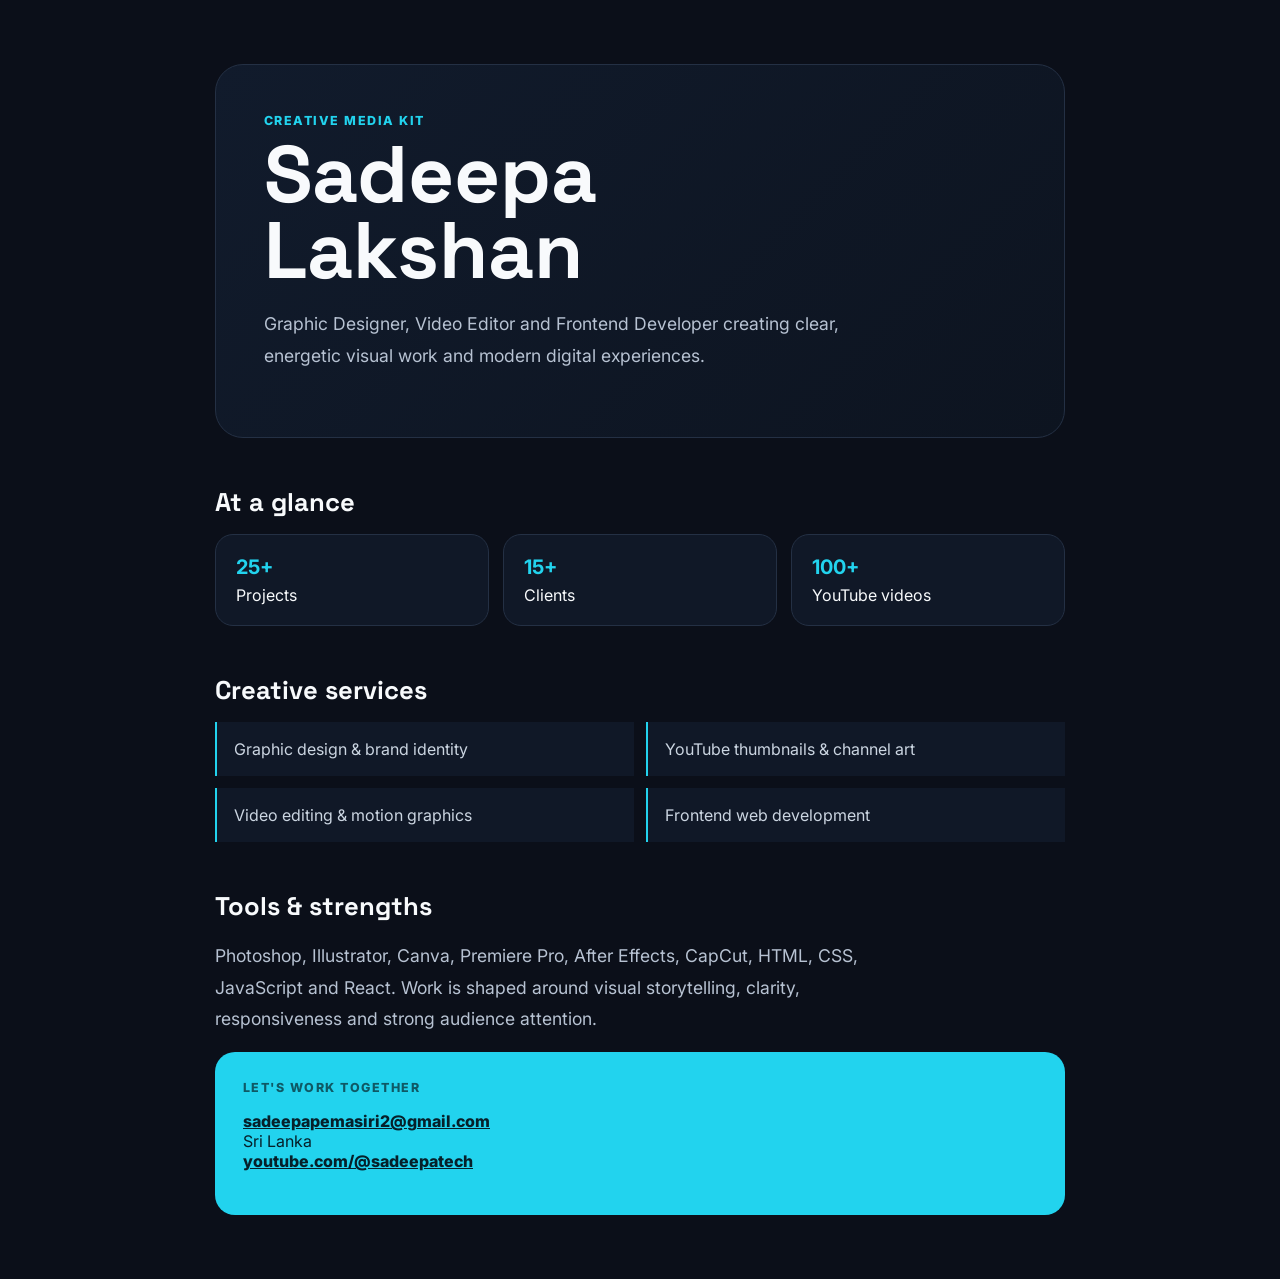
<file: media-kit.html>
<!doctype html>
<html lang="en">
<head>
  <meta charset="utf-8">
  <meta name="viewport" content="width=device-width,initial-scale=1">
  <meta name="description" content="Media kit for Sadeepa Lakshan — graphic designer, video editor and frontend developer.">
  <title>Sadeepa Lakshan | Media Kit</title>
  <link rel="preconnect" href="https://fonts.googleapis.com">
  <link rel="preconnect" href="https://fonts.gstatic.com" crossorigin>
  <link href="https://fonts.googleapis.com/css2?family=Inter:wght@400;500;600;700;800&family=Space+Grotesk:wght@500;600;700&display=swap" rel="stylesheet">
  <style>body{margin:0;background:#0b0f19;color:#f8fafc;font-family:Inter,system-ui}.page{max-width:850px;margin:auto;padding:64px 28px}.tag{color:#22d3ee;font-weight:800;letter-spacing:.12em;font-size:.78rem}.hero{padding:48px;border:1px solid #243044;border-radius:28px;background:linear-gradient(135deg,#111b2c,#0d1420)}h1,h2{font-family:"Space Grotesk",sans-serif}h1{font-size:clamp(2.8rem,9vw,5rem);line-height:.95;margin:.5rem 0 1.25rem}h2{font-size:1.6rem;margin:3rem 0 1rem}.lead{max-width:650px;color:#b7c2d2;font-size:1.1rem;line-height:1.8}.grid{display:grid;grid-template-columns:repeat(3,1fr);gap:14px}.card{border:1px solid #243044;border-radius:18px;padding:20px;background:#101827}.card strong{display:block;color:#22d3ee;font-size:1.25rem;margin-bottom:.4rem}.services{display:grid;grid-template-columns:repeat(2,1fr);gap:12px}.service{padding:17px;border-left:2px solid #22d3ee;background:#101827;color:#cbd5e1}.contact{padding:28px;border-radius:20px;background:#22d3ee;color:#06202a}.contact a{color:inherit;font-weight:800}@media(max-width:600px){.page{padding:32px 18px}.hero{padding:30px}.grid,.services{grid-template-columns:1fr}}</style>
</head>
<body>
  <main class="page">
    <section class="hero"><div class="tag">CREATIVE MEDIA KIT</div><h1>Sadeepa<br> Lakshan</h1><p class="lead">Graphic Designer, Video Editor and Frontend Developer creating clear, energetic visual work and modern digital experiences.</p></section>
    <section><h2>At a glance</h2><div class="grid"><div class="card"><strong>25+</strong>Projects</div><div class="card"><strong>15+</strong>Clients</div><div class="card"><strong>100+</strong>YouTube videos</div></div></section>
    <section><h2>Creative services</h2><div class="services"><div class="service">Graphic design &amp; brand identity</div><div class="service">YouTube thumbnails &amp; channel art</div><div class="service">Video editing &amp; motion graphics</div><div class="service">Frontend web development</div></div></section>
    <section><h2>Tools &amp; strengths</h2><p class="lead">Photoshop, Illustrator, Canva, Premiere Pro, After Effects, CapCut, HTML, CSS, JavaScript and React. Work is shaped around visual storytelling, clarity, responsiveness and strong audience attention.</p></section>
    <section class="contact"><div class="tag" style="color:#0f5965">LET'S WORK TOGETHER</div><p><a href="mailto:sadeepapemasiri2@gmail.com">sadeepapemasiri2@gmail.com</a><br>Sri Lanka<br><a href="https://www.youtube.com/@sadeepatech">youtube.com/@sadeepatech</a></p></section>
  </main>
</body>
</html>
</file>
